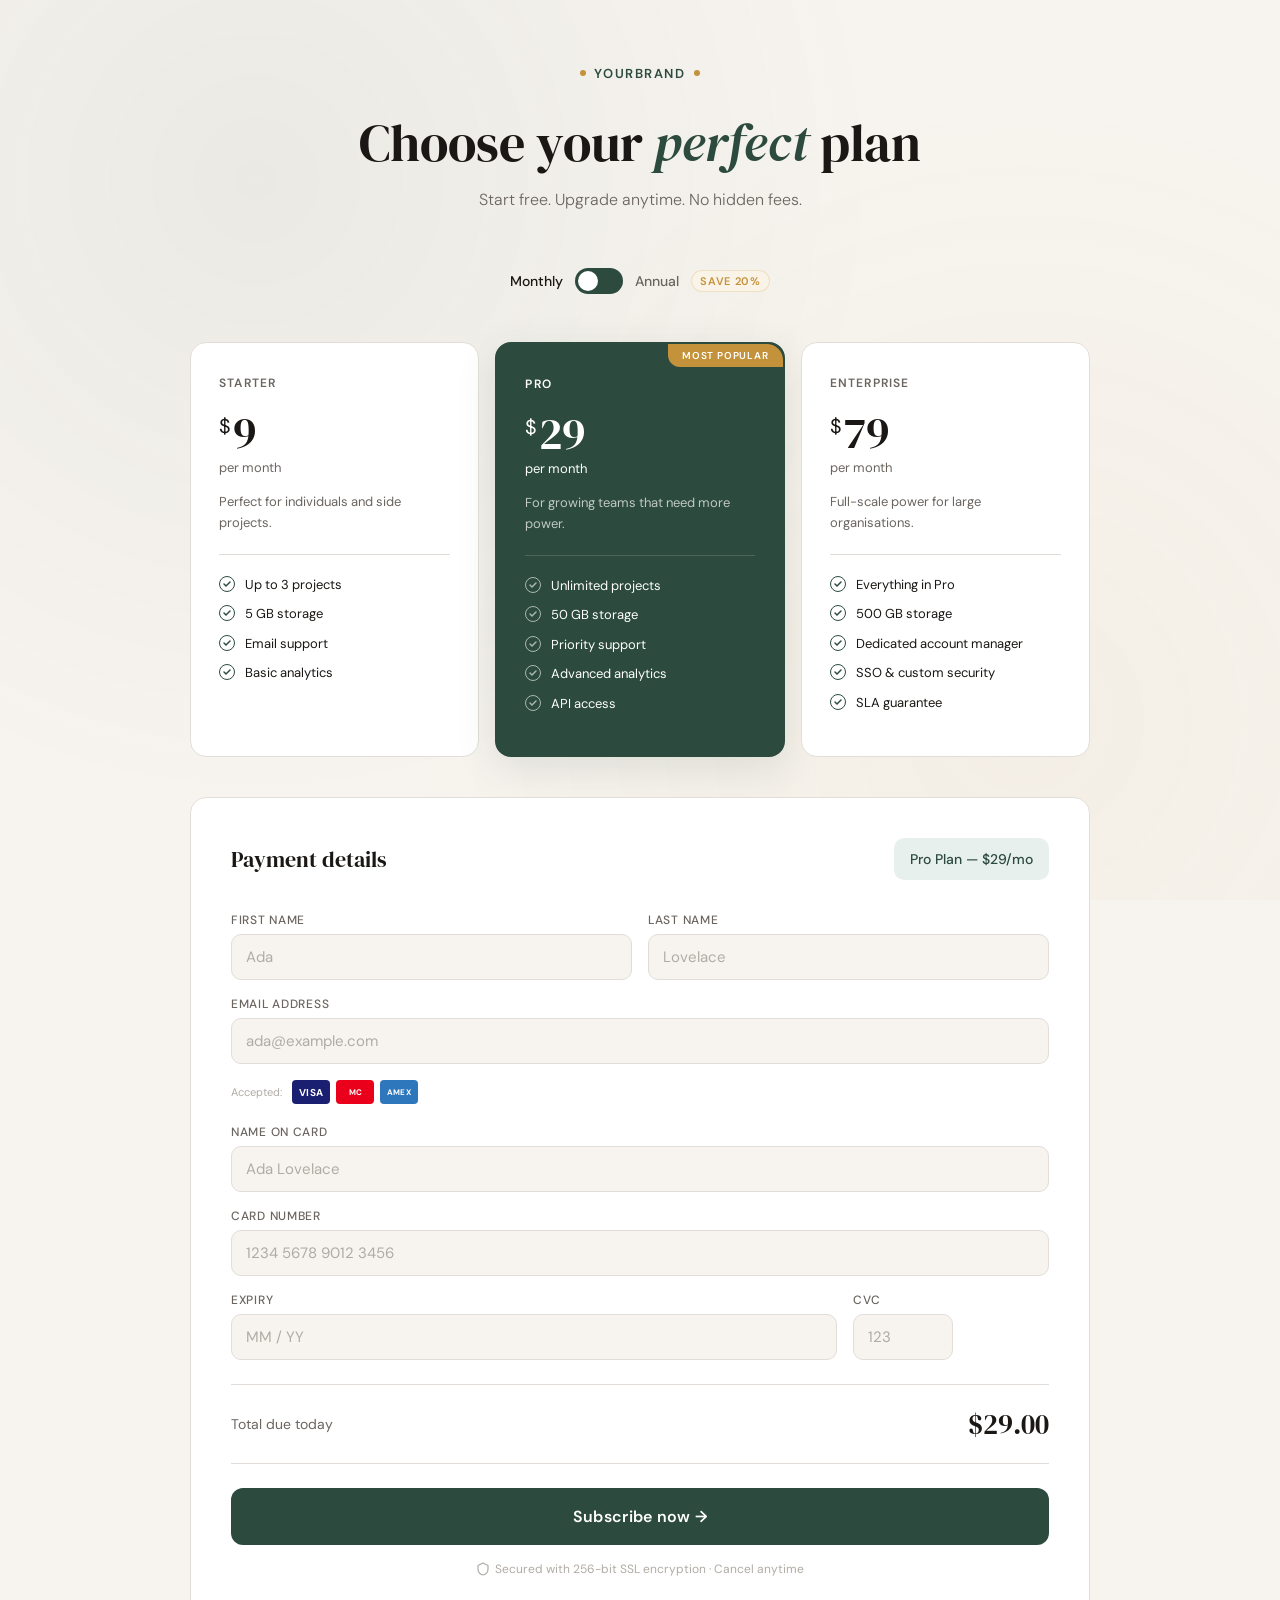
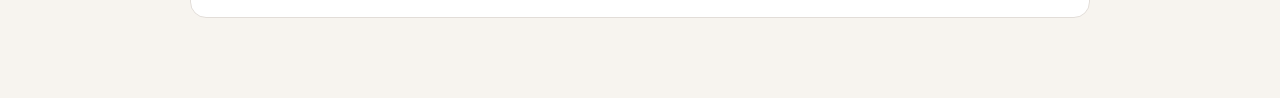
<file: payment.html>
<!DOCTYPE html>
<html lang="en">
<head>
<meta charset="UTF-8">
<meta name="viewport" content="width=device-width, initial-scale=1.0">
<title>Choose Your Plan</title>
<link href="https://fonts.googleapis.com/css2?family=DM+Serif+Display:ital@0;1&family=DM+Sans:wght@300;400;500;600&display=swap" rel="stylesheet">
<style>
  *, *::before, *::after { box-sizing: border-box; margin: 0; padding: 0; }

  :root {
    --bg: #F7F4EF;
    --surface: #FFFFFF;
    --ink: #1A1714;
    --ink-muted: #6B6560;
    --ink-faint: #B0ABA5;
    --accent: #2C4A3E;
    --accent-light: #E8F0EE;
    --accent-mid: #4A7C6A;
    --gold: #C4923A;
    --gold-light: #FAF3E7;
    --border: #E2DDD8;
    --radius: 16px;
  }

  body {
    font-family: 'DM Sans', sans-serif;
    background: var(--bg);
    color: var(--ink);
    min-height: 100vh;
    padding: 0 1rem;
  }

  /* Background texture */
  body::before {
    content: '';
    position: fixed;
    inset: 0;
    background-image: radial-gradient(circle at 20% 20%, rgba(44,74,62,0.06) 0%, transparent 50%),
                      radial-gradient(circle at 80% 80%, rgba(196,146,58,0.05) 0%, transparent 50%);
    pointer-events: none;
    z-index: 0;
  }

  .page {
    position: relative;
    z-index: 1;
    max-width: 900px;
    margin: 0 auto;
    padding: 60px 0 80px;
  }

  /* Header */
  .header {
    text-align: center;
    margin-bottom: 56px;
    animation: fadeUp 0.6s ease both;
  }

  .logo {
    display: inline-flex;
    align-items: center;
    gap: 8px;
    font-size: 13px;
    font-weight: 600;
    letter-spacing: 0.12em;
    text-transform: uppercase;
    color: var(--accent);
    margin-bottom: 32px;
  }

  .logo-dot {
    width: 6px;
    height: 6px;
    border-radius: 50%;
    background: var(--gold);
  }

  h1 {
    font-family: 'DM Serif Display', serif;
    font-size: clamp(36px, 6vw, 52px);
    font-weight: 400;
    line-height: 1.1;
    color: var(--ink);
    margin-bottom: 16px;
  }

  h1 em {
    font-style: italic;
    color: var(--accent);
  }

  .subtitle {
    font-size: 16px;
    color: var(--ink-muted);
    font-weight: 300;
    line-height: 1.6;
  }

  /* Toggle */
  .billing-toggle {
    display: flex;
    align-items: center;
    justify-content: center;
    gap: 12px;
    margin-bottom: 48px;
    animation: fadeUp 0.6s 0.1s ease both;
  }

  .toggle-label {
    font-size: 14px;
    font-weight: 500;
    color: var(--ink-muted);
    transition: color 0.2s;
  }

  .toggle-label.active { color: var(--ink); }

  .toggle {
    position: relative;
    width: 48px;
    height: 26px;
    background: var(--accent);
    border-radius: 13px;
    cursor: pointer;
    border: none;
    transition: background 0.2s;
  }

  .toggle::after {
    content: '';
    position: absolute;
    top: 3px;
    left: 3px;
    width: 20px;
    height: 20px;
    border-radius: 50%;
    background: #fff;
    transition: transform 0.2s;
  }

  .toggle.annual::after { transform: translateX(22px); }

  .save-badge {
    background: var(--gold-light);
    color: var(--gold);
    font-size: 11px;
    font-weight: 600;
    letter-spacing: 0.06em;
    text-transform: uppercase;
    padding: 3px 8px;
    border-radius: 20px;
    border: 1px solid rgba(196,146,58,0.2);
  }

  /* Plans grid */
  .plans {
    display: grid;
    grid-template-columns: repeat(3, 1fr);
    gap: 16px;
    margin-bottom: 40px;
    animation: fadeUp 0.6s 0.2s ease both;
  }

  @media (max-width: 680px) {
    .plans { grid-template-columns: 1fr; }
  }

  .plan {
    background: var(--surface);
    border: 1px solid var(--border);
    border-radius: var(--radius);
    padding: 32px 28px;
    cursor: pointer;
    transition: border-color 0.2s, box-shadow 0.2s, transform 0.15s;
    position: relative;
    overflow: hidden;
  }

  .plan:hover {
    border-color: var(--accent-mid);
    box-shadow: 0 8px 32px rgba(44,74,62,0.08);
    transform: translateY(-2px);
  }

  .plan.selected {
    border-color: var(--accent);
    border-width: 2px;
    box-shadow: 0 12px 40px rgba(44,74,62,0.12);
  }

  .plan.featured {
    background: var(--accent);
  }

  .plan.featured .plan-name,
  .plan.featured .price,
  .plan.featured .price-period,
  .plan.featured .feature { color: #fff; }

  .plan.featured .plan-desc { color: rgba(255,255,255,0.7); }
  .plan.featured .feature-icon { color: rgba(255,255,255,0.6); }
  .plan.featured .divider { border-color: rgba(255,255,255,0.15); }

  .popular-tag {
    position: absolute;
    top: 0;
    right: 0;
    background: var(--gold);
    color: #fff;
    font-size: 10px;
    font-weight: 600;
    letter-spacing: 0.08em;
    text-transform: uppercase;
    padding: 5px 14px;
    border-radius: 0 var(--radius) 0 12px;
  }

  .plan-name {
    font-size: 12px;
    font-weight: 600;
    letter-spacing: 0.1em;
    text-transform: uppercase;
    color: var(--ink-muted);
    margin-bottom: 20px;
  }

  .price {
    font-family: 'DM Serif Display', serif;
    font-size: 44px;
    color: var(--ink);
    line-height: 1;
    margin-bottom: 4px;
  }

  .price sup {
    font-size: 20px;
    font-family: 'DM Sans', sans-serif;
    font-weight: 400;
    vertical-align: super;
    margin-right: 2px;
  }

  .price-period {
    font-size: 13px;
    color: var(--ink-muted);
    margin-bottom: 16px;
  }

  .plan-desc {
    font-size: 13px;
    color: var(--ink-muted);
    line-height: 1.6;
    margin-bottom: 20px;
    min-height: 40px;
  }

  .divider {
    border: none;
    border-top: 1px solid var(--border);
    margin-bottom: 20px;
  }

  .features { list-style: none; }

  .feature {
    display: flex;
    align-items: flex-start;
    gap: 10px;
    font-size: 13px;
    color: var(--ink);
    line-height: 1.5;
    margin-bottom: 10px;
  }

  .feature-icon {
    flex-shrink: 0;
    width: 16px;
    height: 16px;
    margin-top: 1px;
    color: var(--accent);
  }

  /* Checkout form */
  .checkout {
    background: var(--surface);
    border: 1px solid var(--border);
    border-radius: var(--radius);
    padding: 40px;
    animation: fadeUp 0.6s 0.3s ease both;
  }

  .checkout-header {
    display: flex;
    align-items: center;
    justify-content: space-between;
    margin-bottom: 32px;
    flex-wrap: wrap;
    gap: 12px;
  }

  .checkout-title {
    font-family: 'DM Serif Display', serif;
    font-size: 22px;
    font-weight: 400;
  }

  .order-summary {
    background: var(--accent-light);
    border-radius: 10px;
    padding: 12px 16px;
    font-size: 14px;
    color: var(--accent);
    font-weight: 500;
  }

  .form-grid {
    display: grid;
    grid-template-columns: 1fr 1fr;
    gap: 16px;
    margin-bottom: 16px;
  }

  @media (max-width: 560px) {
    .form-grid { grid-template-columns: 1fr; }
    .checkout { padding: 24px 20px; }
  }

  .form-group {
    display: flex;
    flex-direction: column;
    gap: 6px;
  }

  .form-group.full { grid-column: 1 / -1; }

  label {
    font-size: 12px;
    font-weight: 500;
    letter-spacing: 0.06em;
    text-transform: uppercase;
    color: var(--ink-muted);
  }

  input, select {
    font-family: 'DM Sans', sans-serif;
    font-size: 15px;
    color: var(--ink);
    background: var(--bg);
    border: 1px solid var(--border);
    border-radius: 10px;
    padding: 12px 14px;
    outline: none;
    transition: border-color 0.2s, box-shadow 0.2s;
    -webkit-appearance: none;
    width: 100%;
  }

  input:focus, select:focus {
    border-color: var(--accent);
    box-shadow: 0 0 0 3px rgba(44,74,62,0.1);
  }

  input::placeholder { color: var(--ink-faint); }

  .card-row {
    display: grid;
    grid-template-columns: 1fr 100px 80px;
    gap: 16px;
  }

  @media (max-width: 560px) {
    .card-row { grid-template-columns: 1fr; }
  }

  .card-icons {
    display: flex;
    gap: 6px;
    margin-bottom: 20px;
    align-items: center;
  }

  .card-icon {
    width: 38px;
    height: 24px;
    background: var(--border);
    border-radius: 4px;
    display: flex;
    align-items: center;
    justify-content: center;
    font-size: 9px;
    font-weight: 700;
    letter-spacing: 0.05em;
    color: var(--ink-muted);
  }

  .card-icon.visa { background: #1A1F71; color: #fff; font-size: 10px; }
  .card-icon.mc { background: #EB001B; color: #fff; letter-spacing: 0; font-size: 8px; }
  .card-icon.amex { background: #2E77BC; color: #fff; font-size: 8px; }

  .total-row {
    display: flex;
    justify-content: space-between;
    align-items: center;
    padding: 20px 0;
    border-top: 1px solid var(--border);
    border-bottom: 1px solid var(--border);
    margin: 24px 0;
  }

  .total-label {
    font-size: 14px;
    color: var(--ink-muted);
  }

  .total-amount {
    font-family: 'DM Serif Display', serif;
    font-size: 28px;
    color: var(--ink);
  }

  .cta-btn {
    width: 100%;
    background: var(--accent);
    color: #fff;
    border: none;
    border-radius: 12px;
    padding: 18px;
    font-family: 'DM Sans', sans-serif;
    font-size: 16px;
    font-weight: 600;
    cursor: pointer;
    transition: background 0.2s, transform 0.15s, box-shadow 0.2s;
    letter-spacing: 0.02em;
  }

  .cta-btn:hover {
    background: #1e3329;
    box-shadow: 0 8px 24px rgba(44,74,62,0.25);
    transform: translateY(-1px);
  }

  .cta-btn:active { transform: scale(0.99); }

  .secure-note {
    display: flex;
    align-items: center;
    justify-content: center;
    gap: 6px;
    margin-top: 16px;
    font-size: 12px;
    color: var(--ink-faint);
  }

  @keyframes fadeUp {
    from { opacity: 0; transform: translateY(20px); }
    to { opacity: 1; transform: translateY(0); }
  }
</style>
</head>
<body>
<div class="page">

  <header class="header">
    <div class="logo">
      <div class="logo-dot"></div>
      YourBrand
      <div class="logo-dot"></div>
    </div>
    <h1>Choose your <em>perfect</em> plan</h1>
    <p class="subtitle">Start free. Upgrade anytime. No hidden fees.</p>
  </header>

  <div class="billing-toggle">
    <span class="toggle-label active" id="monthly-label">Monthly</span>
    <button class="toggle" id="billingToggle" aria-label="Toggle billing period"></button>
    <span class="toggle-label" id="annual-label">Annual</span>
    <span class="save-badge">Save 20%</span>
  </div>

  <div class="plans">

    <!-- Starter -->
    <div class="plan" data-plan="starter" data-monthly="9" data-annual="7" onclick="selectPlan(this)">
      <p class="plan-name">Starter</p>
      <div class="price"><sup>$</sup><span class="amount">9</span></div>
      <p class="price-period">per month</p>
      <p class="plan-desc">Perfect for individuals and side projects.</p>
      <hr class="divider">
      <ul class="features">
        <li class="feature">
          <svg class="feature-icon" viewBox="0 0 16 16" fill="none"><circle cx="8" cy="8" r="7.5" stroke="currentColor"/><path d="M5 8l2 2 4-4" stroke="currentColor" stroke-width="1.5" stroke-linecap="round"/></svg>
          Up to 3 projects
        </li>
        <li class="feature">
          <svg class="feature-icon" viewBox="0 0 16 16" fill="none"><circle cx="8" cy="8" r="7.5" stroke="currentColor"/><path d="M5 8l2 2 4-4" stroke="currentColor" stroke-width="1.5" stroke-linecap="round"/></svg>
          5 GB storage
        </li>
        <li class="feature">
          <svg class="feature-icon" viewBox="0 0 16 16" fill="none"><circle cx="8" cy="8" r="7.5" stroke="currentColor"/><path d="M5 8l2 2 4-4" stroke="currentColor" stroke-width="1.5" stroke-linecap="round"/></svg>
          Email support
        </li>
        <li class="feature">
          <svg class="feature-icon" viewBox="0 0 16 16" fill="none"><circle cx="8" cy="8" r="7.5" stroke="currentColor"/><path d="M5 8l2 2 4-4" stroke="currentColor" stroke-width="1.5" stroke-linecap="round"/></svg>
          Basic analytics
        </li>
      </ul>
    </div>

    <!-- Pro (featured) -->
    <div class="plan featured selected" data-plan="pro" data-monthly="29" data-annual="23" onclick="selectPlan(this)">
      <div class="popular-tag">Most Popular</div>
      <p class="plan-name">Pro</p>
      <div class="price"><sup>$</sup><span class="amount">29</span></div>
      <p class="price-period">per month</p>
      <p class="plan-desc">For growing teams that need more power.</p>
      <hr class="divider">
      <ul class="features">
        <li class="feature">
          <svg class="feature-icon" viewBox="0 0 16 16" fill="none"><circle cx="8" cy="8" r="7.5" stroke="currentColor"/><path d="M5 8l2 2 4-4" stroke="currentColor" stroke-width="1.5" stroke-linecap="round"/></svg>
          Unlimited projects
        </li>
        <li class="feature">
          <svg class="feature-icon" viewBox="0 0 16 16" fill="none"><circle cx="8" cy="8" r="7.5" stroke="currentColor"/><path d="M5 8l2 2 4-4" stroke="currentColor" stroke-width="1.5" stroke-linecap="round"/></svg>
          50 GB storage
        </li>
        <li class="feature">
          <svg class="feature-icon" viewBox="0 0 16 16" fill="none"><circle cx="8" cy="8" r="7.5" stroke="currentColor"/><path d="M5 8l2 2 4-4" stroke="currentColor" stroke-width="1.5" stroke-linecap="round"/></svg>
          Priority support
        </li>
        <li class="feature">
          <svg class="feature-icon" viewBox="0 0 16 16" fill="none"><circle cx="8" cy="8" r="7.5" stroke="currentColor"/><path d="M5 8l2 2 4-4" stroke="currentColor" stroke-width="1.5" stroke-linecap="round"/></svg>
          Advanced analytics
        </li>
        <li class="feature">
          <svg class="feature-icon" viewBox="0 0 16 16" fill="none"><circle cx="8" cy="8" r="7.5" stroke="currentColor"/><path d="M5 8l2 2 4-4" stroke="currentColor" stroke-width="1.5" stroke-linecap="round"/></svg>
          API access
        </li>
      </ul>
    </div>

    <!-- Enterprise -->
    <div class="plan" data-plan="enterprise" data-monthly="79" data-annual="63" onclick="selectPlan(this)">
      <p class="plan-name">Enterprise</p>
      <div class="price"><sup>$</sup><span class="amount">79</span></div>
      <p class="price-period">per month</p>
      <p class="plan-desc">Full-scale power for large organisations.</p>
      <hr class="divider">
      <ul class="features">
        <li class="feature">
          <svg class="feature-icon" viewBox="0 0 16 16" fill="none"><circle cx="8" cy="8" r="7.5" stroke="currentColor"/><path d="M5 8l2 2 4-4" stroke="currentColor" stroke-width="1.5" stroke-linecap="round"/></svg>
          Everything in Pro
        </li>
        <li class="feature">
          <svg class="feature-icon" viewBox="0 0 16 16" fill="none"><circle cx="8" cy="8" r="7.5" stroke="currentColor"/><path d="M5 8l2 2 4-4" stroke="currentColor" stroke-width="1.5" stroke-linecap="round"/></svg>
          500 GB storage
        </li>
        <li class="feature">
          <svg class="feature-icon" viewBox="0 0 16 16" fill="none"><circle cx="8" cy="8" r="7.5" stroke="currentColor"/><path d="M5 8l2 2 4-4" stroke="currentColor" stroke-width="1.5" stroke-linecap="round"/></svg>
          Dedicated account manager
        </li>
        <li class="feature">
          <svg class="feature-icon" viewBox="0 0 16 16" fill="none"><circle cx="8" cy="8" r="7.5" stroke="currentColor"/><path d="M5 8l2 2 4-4" stroke="currentColor" stroke-width="1.5" stroke-linecap="round"/></svg>
          SSO & custom security
        </li>
        <li class="feature">
          <svg class="feature-icon" viewBox="0 0 16 16" fill="none"><circle cx="8" cy="8" r="7.5" stroke="currentColor"/><path d="M5 8l2 2 4-4" stroke="currentColor" stroke-width="1.5" stroke-linecap="round"/></svg>
          SLA guarantee
        </li>
      </ul>
    </div>

  </div>

  <!-- Checkout form -->
  <div class="checkout">
    <div class="checkout-header">
      <h2 class="checkout-title">Payment details</h2>
      <div class="order-summary" id="orderSummary">Pro Plan — $29/mo</div>
    </div>

    <div class="form-grid">
      <div class="form-group">
        <label for="firstName">First name</label>
        <input type="text" id="firstName" placeholder="Ada">
      </div>
      <div class="form-group">
        <label for="lastName">Last name</label>
        <input type="text" id="lastName" placeholder="Lovelace">
      </div>
      <div class="form-group full">
        <label for="email">Email address</label>
        <input type="email" id="email" placeholder="ada@example.com">
      </div>
    </div>

    <div class="card-icons">
      <span style="font-size:11px;color:var(--ink-faint);margin-right:4px;">Accepted:</span>
      <span class="card-icon visa">VISA</span>
      <span class="card-icon mc">MC</span>
      <span class="card-icon amex">AMEX</span>
    </div>

    <div class="form-grid">
      <div class="form-group full">
        <label for="cardName">Name on card</label>
        <input type="text" id="cardName" placeholder="Ada Lovelace">
      </div>
      <div class="form-group full">
        <label for="cardNumber">Card number</label>
        <input type="text" id="cardNumber" placeholder="1234 5678 9012 3456" maxlength="19">
      </div>
    </div>

    <div class="card-row">
      <div class="form-group">
        <label for="expiry">Expiry</label>
        <input type="text" id="expiry" placeholder="MM / YY" maxlength="7">
      </div>
      <div class="form-group">
        <label for="cvc">CVC</label>
        <input type="text" id="cvc" placeholder="123" maxlength="4">
      </div>
    </div>

    <div class="total-row">
      <span class="total-label">Total due today</span>
      <span class="total-amount" id="totalAmount">$29.00</span>
    </div>

    <button class="cta-btn" onclick="handleSubmit()">Subscribe now →</button>

    <p class="secure-note">
      <svg width="12" height="14" viewBox="0 0 12 14" fill="none"><path d="M6 1L1 3.5V7c0 2.8 2.1 5.4 5 6 2.9-.6 5-3.2 5-6V3.5L6 1z" stroke="currentColor" stroke-width="1.2" stroke-linejoin="round"/></svg>
      Secured with 256-bit SSL encryption · Cancel anytime
    </p>
  </div>

</div>

<script>
  let isAnnual = false;
  let selectedPlan = document.querySelector('.plan.selected');

  const toggle = document.getElementById('billingToggle');
  const monthlyLabel = document.getElementById('monthly-label');
  const annualLabel = document.getElementById('annual-label');

  toggle.addEventListener('click', () => {
    isAnnual = !isAnnual;
    toggle.classList.toggle('annual', isAnnual);
    monthlyLabel.classList.toggle('active', !isAnnual);
    annualLabel.classList.toggle('active', isAnnual);
    updatePrices();
  });

  function updatePrices() {
    document.querySelectorAll('.plan').forEach(plan => {
      const price = isAnnual ? plan.dataset.annual : plan.dataset.monthly;
      plan.querySelector('.amount').textContent = price;
      plan.querySelector('.price-period').textContent = isAnnual ? 'per month, billed annually' : 'per month';
    });
    if (selectedPlan) updateSummary(selectedPlan);
  }

  function selectPlan(el) {
    document.querySelectorAll('.plan').forEach(p => p.classList.remove('selected'));
    el.classList.add('selected');
    selectedPlan = el;
    updateSummary(el);
  }

  function updateSummary(el) {
    const name = el.dataset.plan.charAt(0).toUpperCase() + el.dataset.plan.slice(1);
    const price = isAnnual ? el.dataset.annual : el.dataset.monthly;
    const period = isAnnual ? 'yr (billed annually)' : 'mo';
    document.getElementById('orderSummary').textContent = `${name} Plan — $${price}/${period}`;
    document.getElementById('totalAmount').textContent = `$${isAnnual ? (price * 12).toFixed(2) : parseFloat(price).toFixed(2)}`;
  }

  // Card number formatting
  document.getElementById('cardNumber').addEventListener('input', function() {
    let v = this.value.replace(/\D/g, '').substring(0, 16);
    this.value = v.replace(/(.{4})/g, '$1 ').trim();
  });

  // Expiry formatting
  document.getElementById('expiry').addEventListener('input', function() {
    let v = this.value.replace(/\D/g, '').substring(0, 4);
    if (v.length >= 2) v = v.substring(0,2) + ' / ' + v.substring(2);
    this.value = v;
  });

  function handleSubmit() {
    const btn = document.querySelector('.cta-btn');
    btn.textContent = 'Processing…';
    btn.disabled = true;
    setTimeout(() => {
      btn.textContent = '✓ Subscription activated!';
      btn.style.background = '#1e6b4a';
    }, 1800);
  }
</script>
</body>
</html>
</file>
